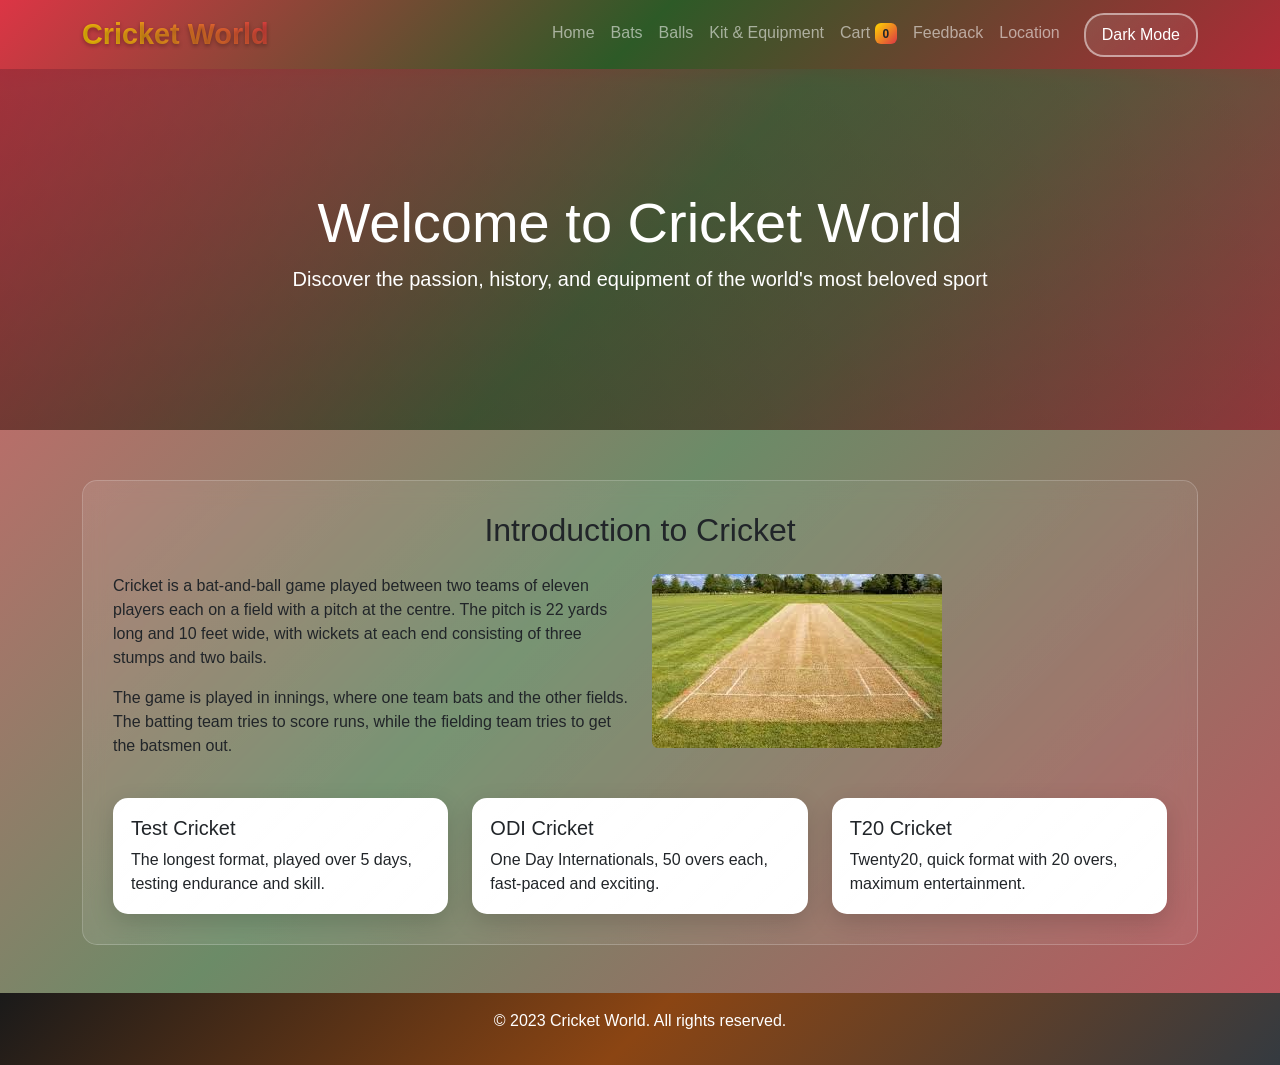
<file: index.html>
<!DOCTYPE html>
<html lang="en">
<head>
    <meta charset="UTF-8">
    <meta name="viewport" content="width=device-width, initial-scale=1.0">
    <title>Cricket World - Home</title>
    <link href="https://cdn.jsdelivr.net/npm/bootstrap@5.3.0/dist/css/bootstrap.min.css" rel="stylesheet">
    <link rel="stylesheet" href="styles.css">
</head>
<body class="home-page">
    <nav class="navbar navbar-expand-lg navbar-dark bg-gradient">
        <div class="container">
            <a class="navbar-brand" href="index.html">Cricket World</a>
            <button class="navbar-toggler" type="button" data-bs-toggle="collapse" data-bs-target="#navbarNav">
                <span class="navbar-toggler-icon"></span>
            </button>
            <div class="collapse navbar-collapse" id="navbarNav">
                <ul class="navbar-nav ms-auto">
                    <li class="nav-item"><a class="nav-link" href="index.html">Home</a></li>
                    <li class="nav-item"><a class="nav-link" href="bats.html">Bats</a></li>
                    <li class="nav-item"><a class="nav-link" href="balls.html">Balls</a></li>
                    <li class="nav-item"><a class="nav-link" href="kit.html">Kit & Equipment</a></li>
                    <li class="nav-item"><a class="nav-link" href="cart.html">Cart <span id="cart-count" class="badge bg-light text-dark">0</span></a></li>
                    <li class="nav-item"><a class="nav-link" href="feedback.html">Feedback</a></li>
                    <li class="nav-item"><a class="nav-link" href="location.html">Location</a></li>
                    <li class="nav-item"><button id="theme-toggle" class="btn btn-outline-light ms-3">Toggle Theme</button></li>
                </ul>
            </div>
        </div>
    </nav>

    <header class="hero-section">
        <div class="container text-center text-white">
            <h1 class="display-4">Welcome to Cricket World</h1>
            <p class="lead">Discover the passion, history, and equipment of the world's most beloved sport</p>
        </div>
    </header>

    <main class="container my-5">
        <section class="intro-section">
            <h2 class="text-center mb-4">Introduction to Cricket</h2>
            <div class="row">
                <div class="col-md-6">
                    <p>Cricket is a bat-and-ball game played between two teams of eleven players each on a field with a pitch at the centre. The pitch is 22 yards long and 10 feet wide, with wickets at each end consisting of three stumps and two bails.</p>
                    <p>The game is played in innings, where one team bats and the other fields. The batting team tries to score runs, while the fielding team tries to get the batsmen out.</p>
                </div>
                <div class="col-md-6">
                    <img src="Cricket pitch.jpg" alt="Cricket Pitch" class="img-fluid rounded">
                </div>
            </div>
            <div class="row mt-4">
                <div class="col-md-4">
                    <div class="card h-100">
                        <div class="card-body">
                            <h5 class="card-title">Test Cricket</h5>
                            <p class="card-text">The longest format, played over 5 days, testing endurance and skill.</p>
                        </div>
                    </div>
                </div>
                <div class="col-md-4">
                    <div class="card h-100">
                        <div class="card-body">
                            <h5 class="card-title">ODI Cricket</h5>
                            <p class="card-text">One Day Internationals, 50 overs each, fast-paced and exciting.</p>
                        </div>
                    </div>
                </div>
                <div class="col-md-4">
                    <div class="card h-100">
                        <div class="card-body">
                            <h5 class="card-title">T20 Cricket</h5>
                            <p class="card-text">Twenty20, quick format with 20 overs, maximum entertainment.</p>
                        </div>
                    </div>
                </div>
            </div>
        </section>
    </main>

    <footer class="bg-dark text-white text-center py-3">
        <p>&copy; 2023 Cricket World. All rights reserved.</p>
    </footer>

    <script src="https://cdn.jsdelivr.net/npm/bootstrap@5.3.0/dist/js/bootstrap.bundle.min.js"></script>
    <script src="script.js"></script>
</body>
</html>
</file>
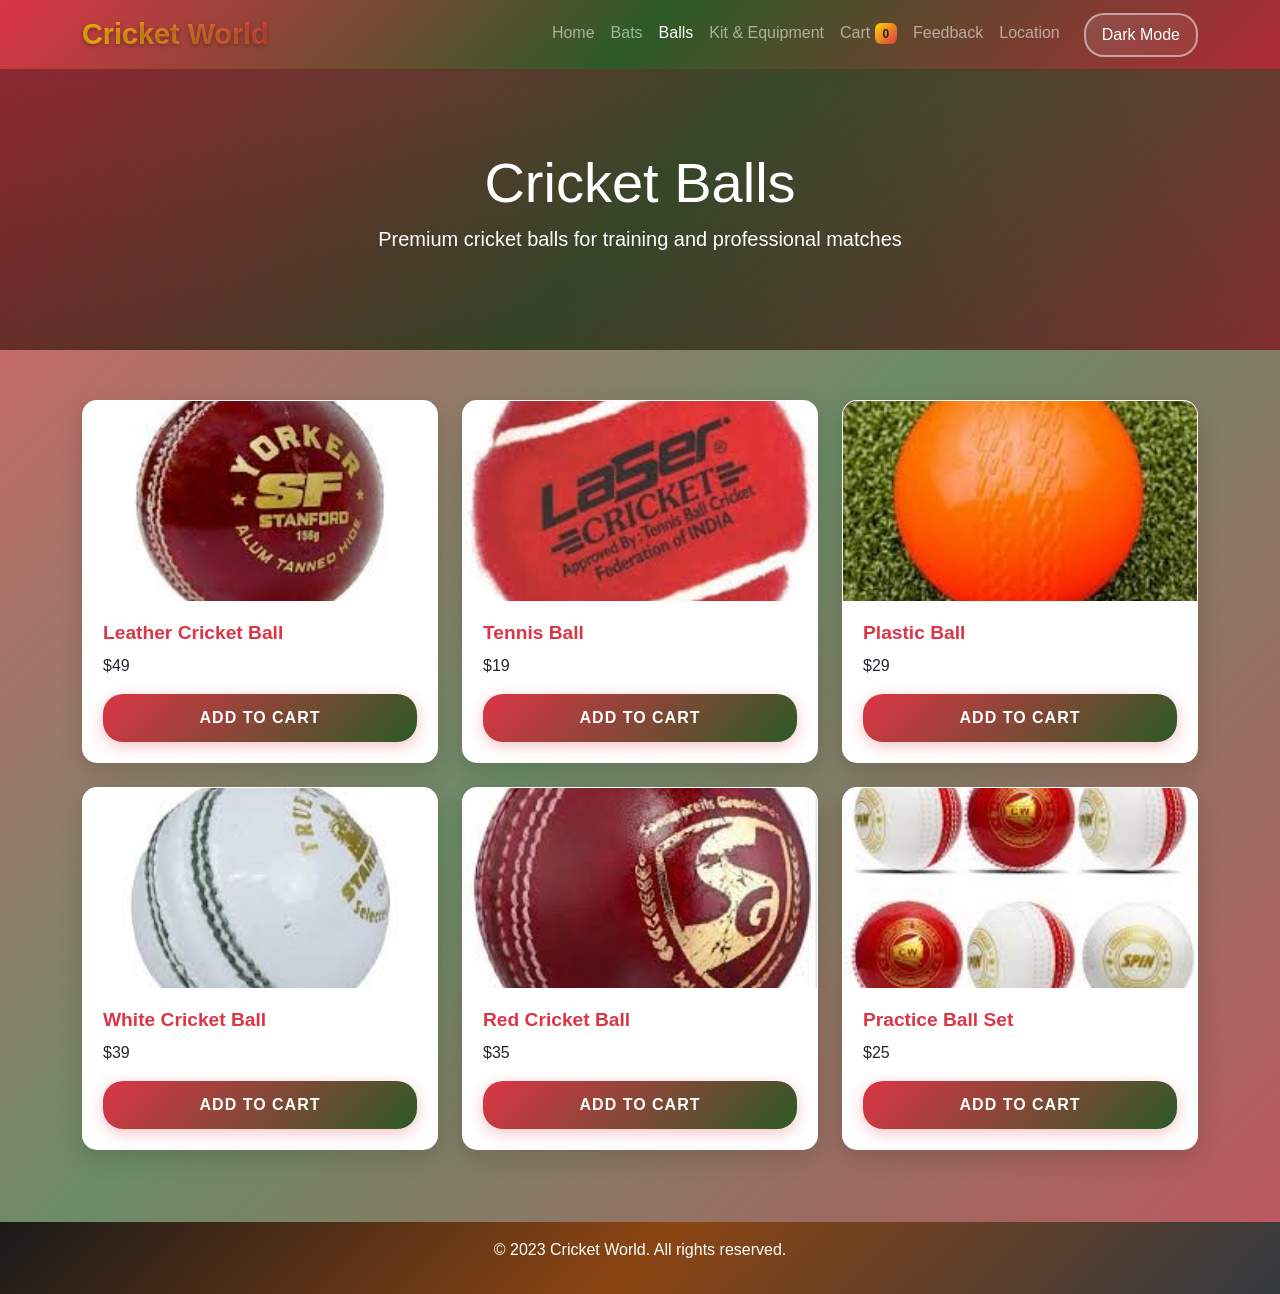
<file: balls.html>
<!DOCTYPE html>
<html lang="en">
<head>
    <meta charset="UTF-8">
    <meta name="viewport" content="width=device-width, initial-scale=1.0">
    <title>Cricket Balls - Cricket World</title>
    <link href="https://cdn.jsdelivr.net/npm/bootstrap@5.3.0/dist/css/bootstrap.min.css" rel="stylesheet">
    <link rel="stylesheet" href="styles.css">
</head>
<body class="balls-page">
    <nav class="navbar navbar-expand-lg navbar-dark bg-gradient">
        <div class="container">
            <a class="navbar-brand" href="index.html">Cricket World</a>
            <button class="navbar-toggler" type="button" data-bs-toggle="collapse" data-bs-target="#navbarNav">
                <span class="navbar-toggler-icon"></span>
            </button>
            <div class="collapse navbar-collapse" id="navbarNav">
                <ul class="navbar-nav ms-auto">
                    <li class="nav-item"><a class="nav-link" href="index.html">Home</a></li>
                    <li class="nav-item"><a class="nav-link" href="bats.html">Bats</a></li>
                    <li class="nav-item"><a class="nav-link active" href="balls.html">Balls</a></li>
                    <li class="nav-item"><a class="nav-link" href="kit.html">Kit & Equipment</a></li>
                    <li class="nav-item"><a class="nav-link" href="cart.html">Cart <span id="cart-count" class="badge bg-light text-dark">0</span></a></li>
                    <li class="nav-item"><a class="nav-link" href="feedback.html">Feedback</a></li>
                    <li class="nav-item"><a class="nav-link" href="location.html">Location</a></li>
                    <li class="nav-item"><button id="theme-toggle" class="btn btn-outline-light ms-3">Toggle Theme</button></li>
                </ul>
            </div>
        </div>
    </nav>

    <header class="page-banner">
        <div class="container text-center text-white">
            <h1 class="display-4">Cricket Balls</h1>
            <p class="lead">Premium cricket balls for training and professional matches</p>
        </div>
    </header>

    <main class="container my-5">
        <div class="row">
            <div class="col-md-4 mb-4">
                <div class="card product-card h-100">
                    <img src="Leather cricket ball.jpg" class="card-img-top" alt="Leather Cricket Ball">
                    <div class="card-body d-flex flex-column">
                        <h5 class="card-title">Leather Cricket Ball</h5>
                        <p class="card-text">$49</p>
                        <button class="btn btn-primary mt-auto" onclick="addToCart({name: 'Leather Cricket Ball', price: 49, image: 'images/ball1.jpg'})">Add to Cart</button>
                    </div>
                </div>
            </div>
            <div class="col-md-4 mb-4">
                <div class="card product-card h-100">
                    <img src="Tennis ball.jpg" class="card-img-top" alt="Tennis Ball">
                    <div class="card-body d-flex flex-column">
                        <h5 class="card-title">Tennis Ball</h5>
                        <p class="card-text">$19</p>
                        <button class="btn btn-primary mt-auto" onclick="addToCart({name: 'Tennis Ball', price: 19, image: 'images/ball2.jpg'})">Add to Cart</button>
                    </div>
                </div>
            </div>
            <div class="col-md-4 mb-4">
                <div class="card product-card h-100">
                    <img src="Plastic ball.jpg" class="card-img-top" alt="Plastic Ball">
                    <div class="card-body d-flex flex-column">
                        <h5 class="card-title">Plastic Ball</h5>
                        <p class="card-text">$29</p>
                        <button class="btn btn-primary mt-auto" onclick="addToCart({name: 'Plastic Ball', price: 29, image: 'images/ball3.jpg'})">Add to Cart</button>
                    </div>
                </div>
            </div>
            <div class="col-md-4 mb-4">
                <div class="card product-card h-100">
                    <img src="White cricket ball.jpg" class="card-img-top" alt="White Cricket Ball">
                    <div class="card-body d-flex flex-column">
                        <h5 class="card-title">White Cricket Ball</h5>
                        <p class="card-text">$39</p>
                        <button class="btn btn-primary mt-auto" onclick="addToCart({name: 'White Cricket Ball', price: 39, image: 'images/ball4.jpg'})">Add to Cart</button>
                    </div>
                </div>
            </div>
            <div class="col-md-4 mb-4">
                <div class="card product-card h-100">
                    <img src="Red cricket ball.jpg" class="card-img-top" alt="Red Cricket Ball">
                    <div class="card-body d-flex flex-column">
                        <h5 class="card-title">Red Cricket Ball</h5>
                        <p class="card-text">$35</p>
                        <button class="btn btn-primary mt-auto" onclick="addToCart({name: 'Red Cricket Ball', price: 35, image: 'images/ball5.jpg'})">Add to Cart</button>
                    </div>
                </div>
            </div>
            <div class="col-md-4 mb-4">
                <div class="card product-card h-100">
                    <img src="Practice ball.jpg" class="card-img-top" alt="Practice Ball Set">
                    <div class="card-body d-flex flex-column">
                        <h5 class="card-title">Practice Ball Set</h5>
                        <p class="card-text">$25</p>
                        <button class="btn btn-primary mt-auto" onclick="addToCart({name: 'Practice Ball Set', price: 25, image: 'images/ball6.jpg'})">Add to Cart</button>
                    </div>
                </div>
            </div>
        </div>
    </main>

    <footer class="bg-dark text-white text-center py-3">
        <p>&copy; 2023 Cricket World. All rights reserved.</p>
    </footer>

    <script src="https://cdn.jsdelivr.net/npm/bootstrap@5.3.0/dist/js/bootstrap.bundle.min.js"></script>
    <script src="script.js"></script>
</body>
</html>
</file>
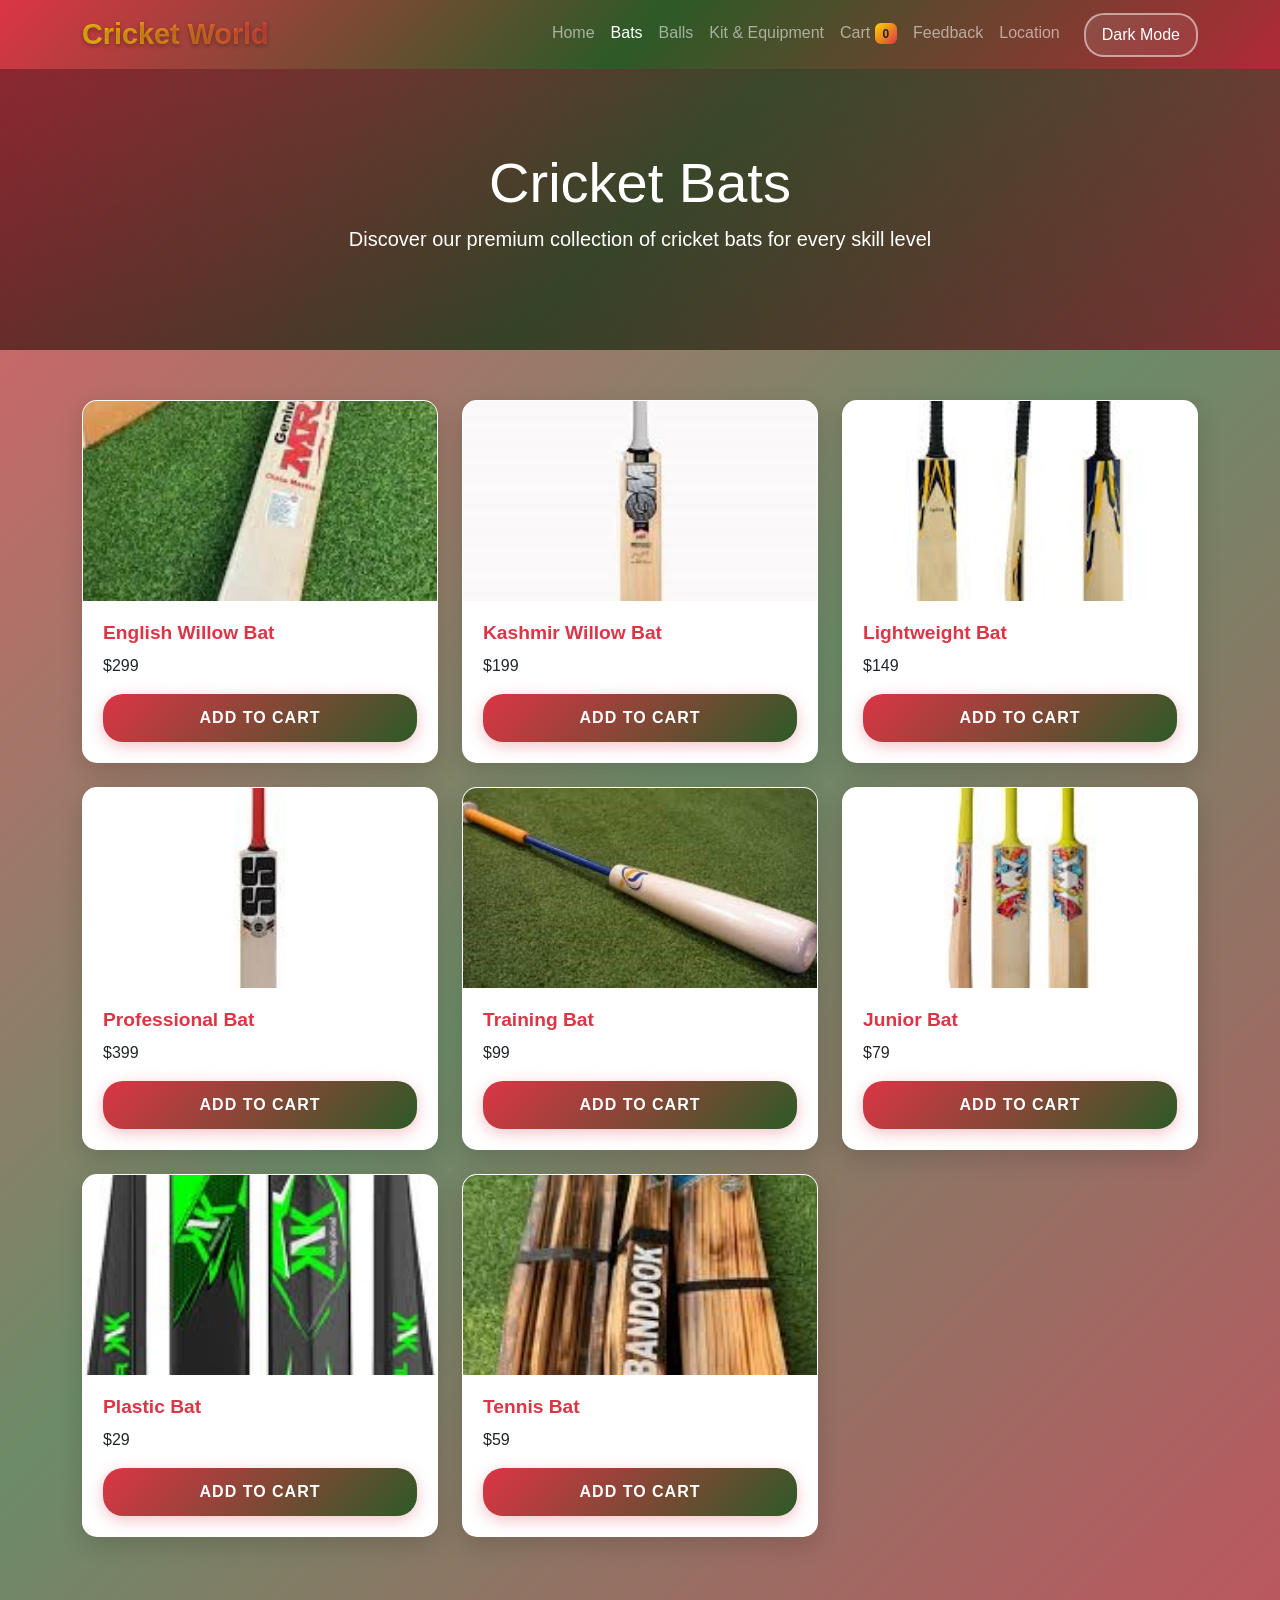
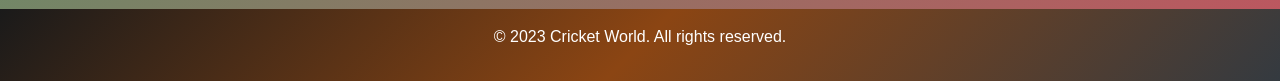
<file: bats.html>
<!DOCTYPE html>
<html lang="en">
<head>
    <meta charset="UTF-8">
    <meta name="viewport" content="width=device-width, initial-scale=1.0">
    <title>Cricket Bats - Cricket World</title>
    <link href="https://cdn.jsdelivr.net/npm/bootstrap@5.3.0/dist/css/bootstrap.min.css" rel="stylesheet">
    <link rel="stylesheet" href="styles.css">
</head>
<body class="bats-page">
    <nav class="navbar navbar-expand-lg navbar-dark bg-gradient">
        <div class="container">
            <a class="navbar-brand" href="index.html">Cricket World</a>
            <button class="navbar-toggler" type="button" data-bs-toggle="collapse" data-bs-target="#navbarNav">
                <span class="navbar-toggler-icon"></span>
            </button>
            <div class="collapse navbar-collapse" id="navbarNav">
                <ul class="navbar-nav ms-auto">
                    <li class="nav-item"><a class="nav-link" href="index.html">Home</a></li>
                    <li class="nav-item"><a class="nav-link active" href="bats.html">Bats</a></li>
                    <li class="nav-item"><a class="nav-link" href="balls.html">Balls</a></li>
                    <li class="nav-item"><a class="nav-link" href="kit.html">Kit & Equipment</a></li>
                    <li class="nav-item"><a class="nav-link" href="cart.html">Cart <span id="cart-count" class="badge bg-light text-dark">0</span></a></li>
                    <li class="nav-item"><a class="nav-link" href="feedback.html">Feedback</a></li>
                    <li class="nav-item"><a class="nav-link" href="location.html">Location</a></li>
                    <li class="nav-item"><button id="theme-toggle" class="btn btn-outline-light ms-3">Toggle Theme</button></li>
                </ul>
            </div>
        </div>
    </nav>

    <header class="page-banner">
        <div class="container text-center text-white">
            <h1 class="display-4">Cricket Bats</h1>
            <p class="lead">Discover our premium collection of cricket bats for every skill level</p>
        </div>
    </header>

    <main class="container my-5">
        <div class="row">
            <div class="col-md-4 mb-4">
                <div class="card product-card h-100">
                    <img src="English willow.jpg" class="card-img-top" alt="English Willow Bat">
                    <div class="card-body d-flex flex-column">
                        <h5 class="card-title">English Willow Bat</h5>
                        <p class="card-text">$299</p>
                        <button class="btn btn-primary mt-auto" onclick="addToCart({name: 'English Willow Bat', price: 299, image: 'images/bat1.jpg'})">Add to Cart</button>
                    </div>
                </div>
            </div>
            <div class="col-md-4 mb-4">
                <div class="card product-card h-100">
                    <img src="Kashmir wilow.jpg" class="card-img-top" alt="Kashmir Willow Bat">
                    <div class="card-body d-flex flex-column">
                        <h5 class="card-title">Kashmir Willow Bat</h5>
                        <p class="card-text">$199</p>
                        <button class="btn btn-primary mt-auto" onclick="addToCart({name: 'Kashmir Willow Bat', price: 199, image: 'images/bat2.jpg'})">Add to Cart</button>
                    </div>
                </div>
            </div>
            <div class="col-md-4 mb-4">
                <div class="card product-card h-100">
                    <img src="Lightweight bat.jpg" class="card-img-top" alt="Lightweight Bat">
                    <div class="card-body d-flex flex-column">
                        <h5 class="card-title">Lightweight Bat</h5>
                        <p class="card-text">$149</p>
                        <button class="btn btn-primary mt-auto" onclick="addToCart({name: 'Lightweight Bat', price: 149, image: 'images/bat3.jpg'})">Add to Cart</button>
                    </div>
                </div>
            </div>
            <div class="col-md-4 mb-4">
                <div class="card product-card h-100">
                    <img src="Professional bat.jpg" class="card-img-top" alt="Professional Bat">
                    <div class="card-body d-flex flex-column">
                        <h5 class="card-title">Professional Bat</h5>
                        <p class="card-text">$399</p>
                        <button class="btn btn-primary mt-auto" onclick="addToCart({name: 'Professional Bat', price: 399, image: 'images/bat4.jpg'})">Add to Cart</button>
                    </div>
                </div>
            </div>
            <div class="col-md-4 mb-4">
                <div class="card product-card h-100">
                    <img src="Training bat.jpg" class="card-img-top" alt="Training Bat">
                    <div class="card-body d-flex flex-column">
                        <h5 class="card-title">Training Bat</h5>
                        <p class="card-text">$99</p>
                        <button class="btn btn-primary mt-auto" onclick="addToCart({name: 'Training Bat', price: 99, image: 'images/bat5.jpg'})">Add to Cart</button>
                    </div>
                </div>
            </div>
            <div class="col-md-4 mb-4">
                <div class="card product-card h-100">
                    <img src="Junior bat.jpg" class="card-img-top" alt="Junior Bat">
                    <div class="card-body d-flex flex-column">
                        <h5 class="card-title">Junior Bat</h5>
                        <p class="card-text">$79</p>
                        <button class="btn btn-primary mt-auto" onclick="addToCart({name: 'Junior Bat', price: 79, image: 'images/bat6.jpg'})">Add to Cart</button>
                    </div>
                </div>
            </div>
            <div class="col-md-4 mb-4">
                <div class="card product-card h-100">
                    <img src="Plastic bat.jpg" class="card-img-top" alt="Plastic Bat">
                    <div class="card-body d-flex flex-column">
                        <h5 class="card-title">Plastic Bat</h5>
                        <p class="card-text">$29</p>
                        <button class="btn btn-primary mt-auto" onclick="addToCart({name: 'Plastic Bat', price: 29, image: 'images/bat7.jpg'})">Add to Cart</button>
                    </div>
                </div>
            </div>
            <div class="col-md-4 mb-4">
                <div class="card product-card h-100">
                    <img src="Tennis bat.jpg" class="card-img-top" alt="Tennis Bat">
                    <div class="card-body d-flex flex-column">
                        <h5 class="card-title">Tennis Bat</h5>
                        <p class="card-text">$59</p>
                        <button class="btn btn-primary mt-auto" onclick="addToCart({name: 'Tennis Bat', price: 59, image: 'images/bat8.jpg'})">Add to Cart</button>
                    </div>
                </div>
            </div>
        </div>
    </main>

    <footer class="bg-dark text-white text-center py-3">
        <p>&copy; 2023 Cricket World. All rights reserved.</p>
    </footer>

    <script src="https://cdn.jsdelivr.net/npm/bootstrap@5.3.0/dist/js/bootstrap.bundle.min.js"></script>
    <script src="script.js"></script>
</body>
</html>
</file>
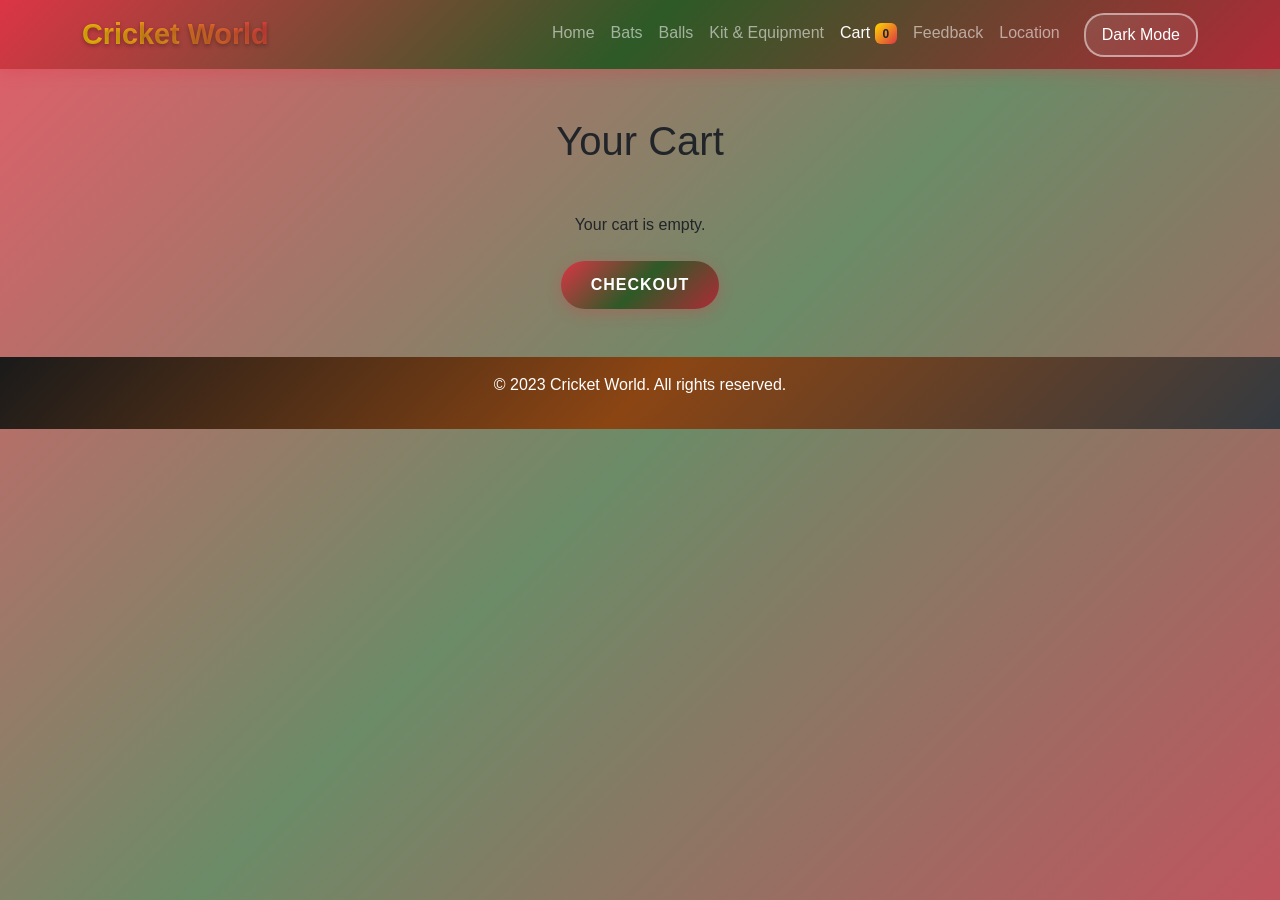
<file: cart.html>
<!DOCTYPE html>
<html lang="en">
<head>
    <meta charset="UTF-8">
    <meta name="viewport" content="width=device-width, initial-scale=1.0">
    <title>Cart - Cricket World</title>
    <link href="https://cdn.jsdelivr.net/npm/bootstrap@5.3.0/dist/css/bootstrap.min.css" rel="stylesheet">
    <link rel="stylesheet" href="styles.css">
</head>
<body class="cart-page">
    <nav class="navbar navbar-expand-lg navbar-dark bg-gradient">
        <div class="container">
            <a class="navbar-brand" href="index.html">Cricket World</a>
            <button class="navbar-toggler" type="button" data-bs-toggle="collapse" data-bs-target="#navbarNav">
                <span class="navbar-toggler-icon"></span>
            </button>
            <div class="collapse navbar-collapse" id="navbarNav">
                <ul class="navbar-nav ms-auto">
                    <li class="nav-item"><a class="nav-link" href="index.html">Home</a></li>
                    <li class="nav-item"><a class="nav-link" href="bats.html">Bats</a></li>
                    <li class="nav-item"><a class="nav-link" href="balls.html">Balls</a></li>
                    <li class="nav-item"><a class="nav-link" href="kit.html">Kit & Equipment</a></li>
                    <li class="nav-item"><a class="nav-link active" href="cart.html">Cart <span id="cart-count" class="badge bg-light text-dark">0</span></a></li>

                    <li class="nav-item"><a class="nav-link" href="feedback.html">Feedback</a></li>
                    <li class="nav-item"><a class="nav-link" href="location.html">Location</a></li>
                    <li class="nav-item"><button id="theme-toggle" class="btn btn-outline-light ms-3">Toggle Theme</button></li>
                </ul>
            </div>
        </div>
    </nav>

    <main class="container my-5">
        <h1 class="text-center mb-5">Your Cart</h1>
        <div id="cart-items">
            <!-- Cart items will be displayed here -->
        </div>
        <div class="text-center mt-4">
            <button id="checkout-btn" class="btn btn-primary">Checkout</button>
        </div>
    </main>

    <footer class="bg-dark text-white text-center py-3">
        <p>&copy; 2023 Cricket World. All rights reserved.</p>
    </footer>

    <script src="https://cdn.jsdelivr.net/npm/bootstrap@5.3.0/dist/js/bootstrap.bundle.min.js"></script>
    <script src="script.js"></script>
</body>
</html>
</file>
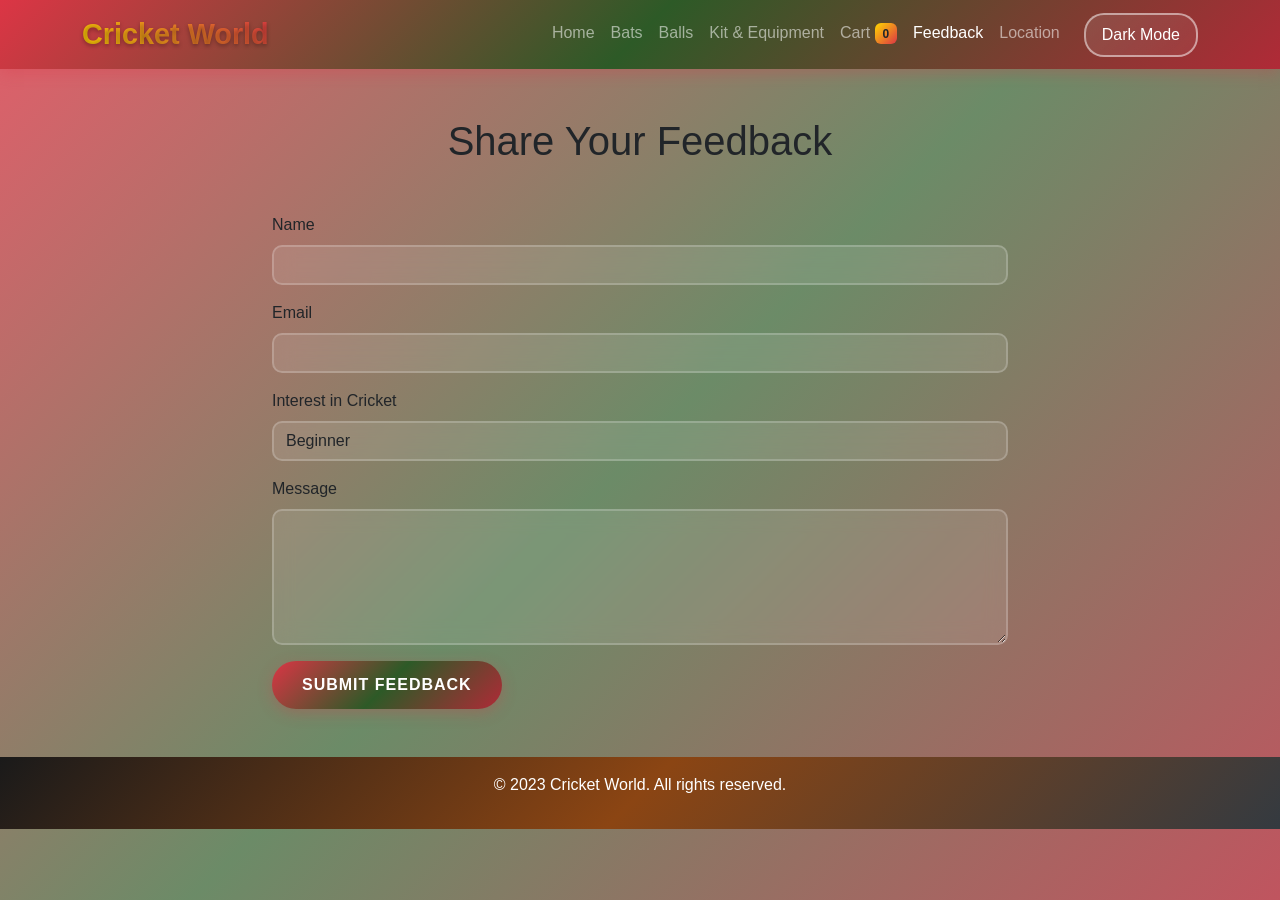
<file: feedback.html>
<!DOCTYPE html>
<html lang="en">
<head>
    <meta charset="UTF-8">
    <meta name="viewport" content="width=device-width, initial-scale=1.0">
    <title>Feedback - Cricket World</title>
    <link href="https://cdn.jsdelivr.net/npm/bootstrap@5.3.0/dist/css/bootstrap.min.css" rel="stylesheet">
    <link rel="stylesheet" href="styles.css">
</head>
<body class="feedback-page">
    <nav class="navbar navbar-expand-lg navbar-dark bg-gradient">
        <div class="container">
            <a class="navbar-brand" href="index.html">Cricket World</a>
            <button class="navbar-toggler" type="button" data-bs-toggle="collapse" data-bs-target="#navbarNav">
                <span class="navbar-toggler-icon"></span>
            </button>
            <div class="collapse navbar-collapse" id="navbarNav">
                <ul class="navbar-nav ms-auto">
                    <li class="nav-item"><a class="nav-link" href="index.html">Home</a></li>
                    <li class="nav-item"><a class="nav-link" href="bats.html">Bats</a></li>
                    <li class="nav-item"><a class="nav-link" href="balls.html">Balls</a></li>
                    <li class="nav-item"><a class="nav-link" href="kit.html">Kit & Equipment</a></li>
                    <li class="nav-item"><a class="nav-link" href="cart.html">Cart <span id="cart-count" class="badge bg-light text-dark">0</span></a></li>

                    <li class="nav-item"><a class="nav-link active" href="feedback.html">Feedback</a></li>
                    <li class="nav-item"><a class="nav-link" href="location.html">Location</a></li>
                    <li class="nav-item"><button id="theme-toggle" class="btn btn-outline-light ms-3">Toggle Theme</button></li>
                </ul>
            </div>
        </div>
    </nav>

    <main class="container my-5">
        <h1 class="text-center mb-5">Share Your Feedback</h1>
        <div class="row justify-content-center">
            <div class="col-md-8">
                <form id="feedback-form">
                    <div class="mb-3">
                        <label for="name" class="form-label">Name</label>
                        <input type="text" class="form-control" id="name" required>
                    </div>
                    <div class="mb-3">
                        <label for="email" class="form-label">Email</label>
                        <input type="email" class="form-control" id="email" required>
                    </div>
                    <div class="mb-3">
                        <label for="interest" class="form-label">Interest in Cricket</label>
                        <select class="form-select" id="interest">
                            <option value="beginner">Beginner</option>
                            <option value="intermediate">Intermediate</option>
                            <option value="advanced">Advanced</option>
                            <option value="professional">Professional</option>
                        </select>
                    </div>
                    <div class="mb-3">
                        <label for="message" class="form-label">Message</label>
                        <textarea class="form-control" id="message" rows="5" required></textarea>
                    </div>
                    <button type="submit" class="btn btn-primary">Submit Feedback</button>
                </form>
            </div>
        </div>
    </main>

    <footer class="bg-dark text-white text-center py-3">
        <p>&copy; 2023 Cricket World. All rights reserved.</p>
    </footer>

    <script src="https://cdn.jsdelivr.net/npm/bootstrap@5.3.0/dist/js/bootstrap.bundle.min.js"></script>
    <script src="script.js"></script>
</body>
</html>
</file>
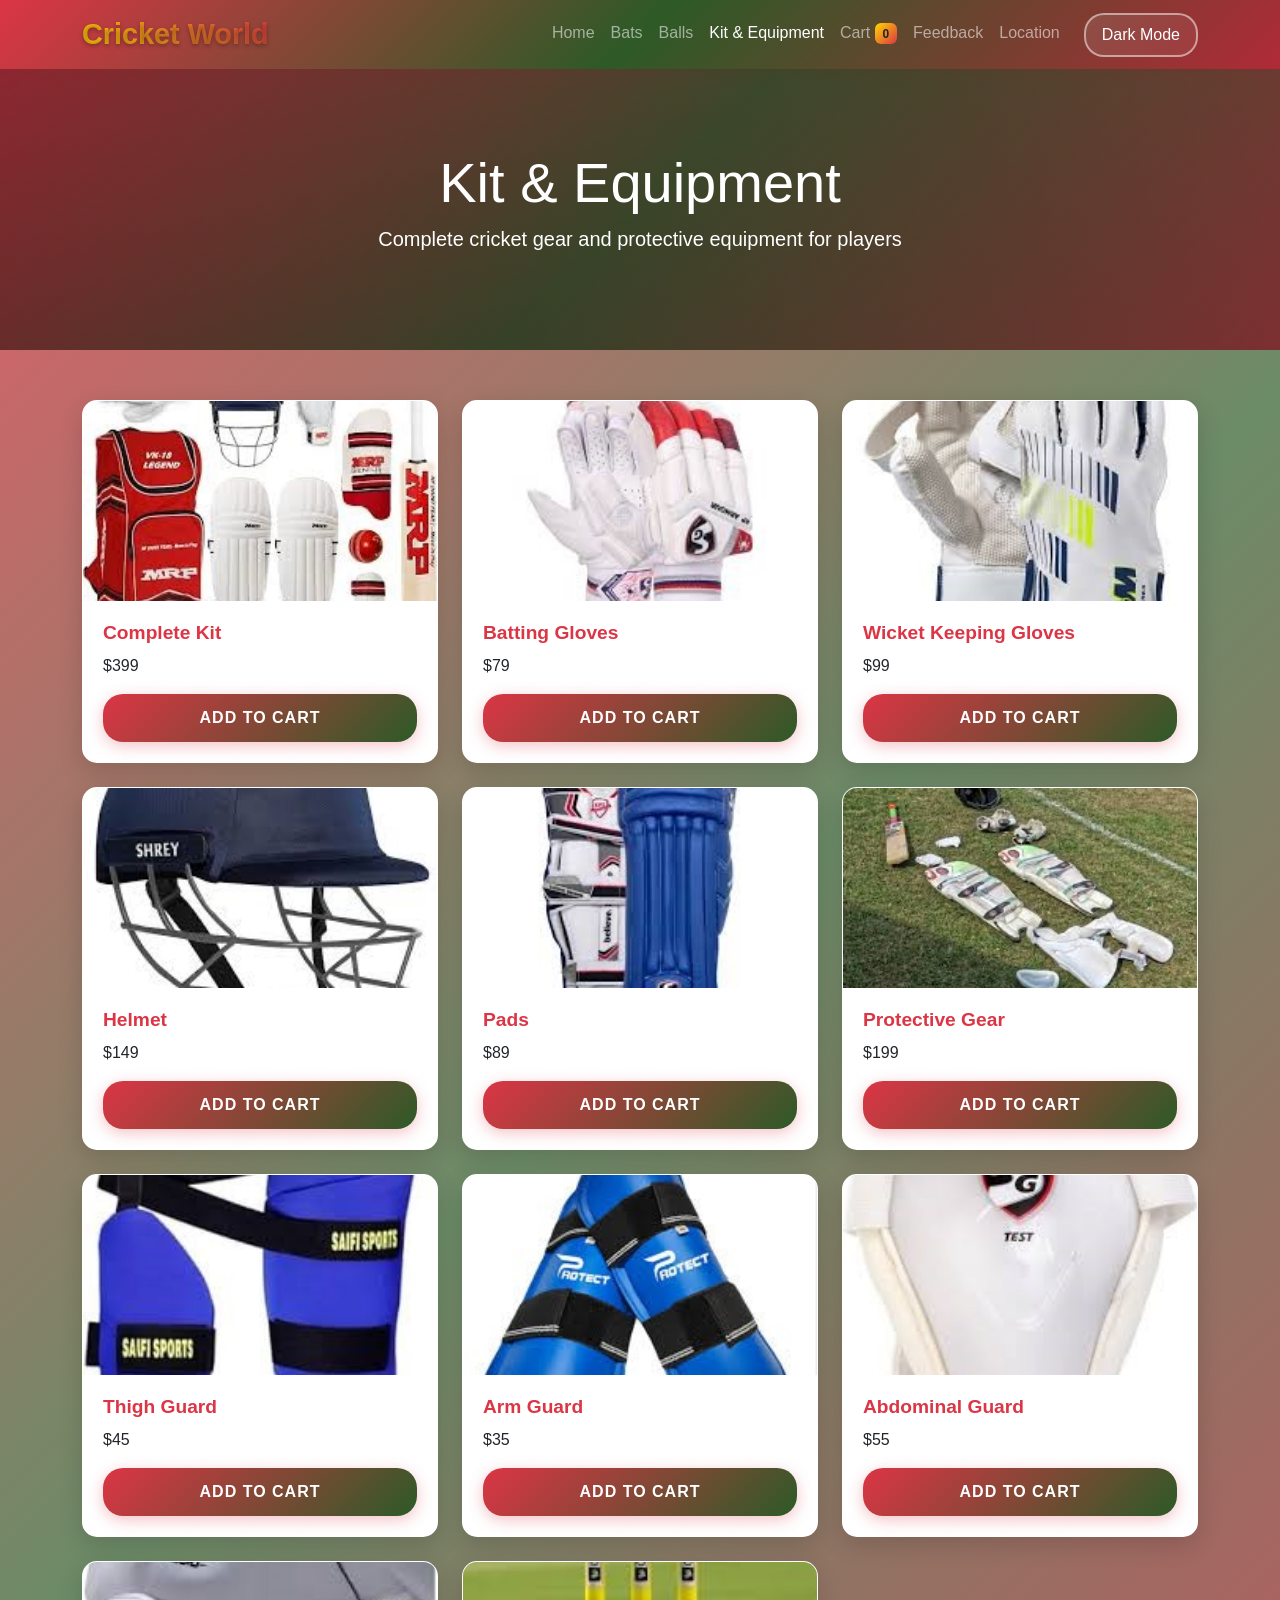
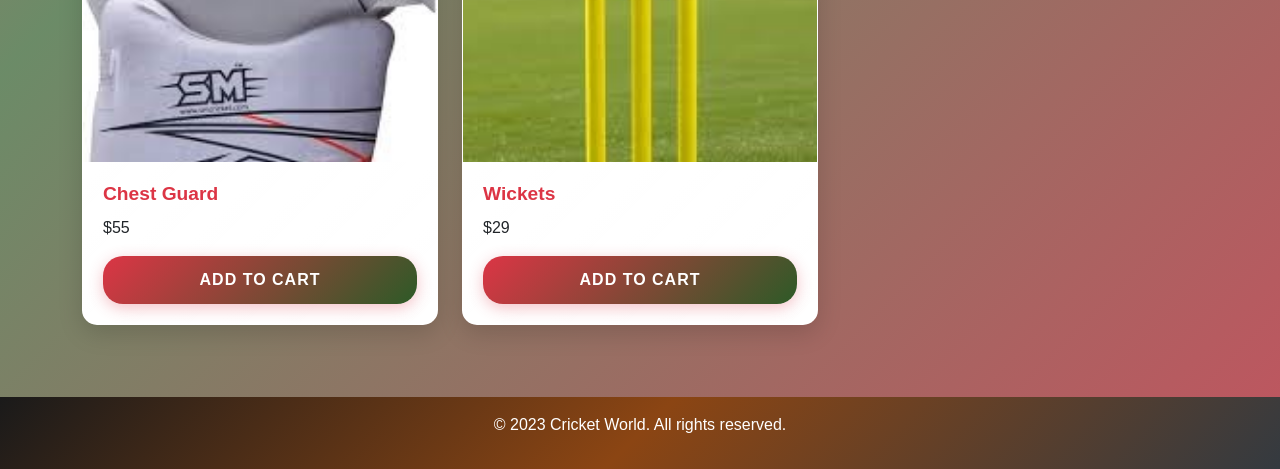
<file: kit.html>
<!DOCTYPE html>
<html lang="en">
<head>
    <meta charset="UTF-8">
    <meta name="viewport" content="width=device-width, initial-scale=1.0">
    <title>Kit & Equipment - Cricket World</title>
    <link href="https://cdn.jsdelivr.net/npm/bootstrap@5.3.0/dist/css/bootstrap.min.css" rel="stylesheet">
    <link rel="stylesheet" href="styles.css">
</head>
<body class="kit-page">
    <nav class="navbar navbar-expand-lg navbar-dark bg-gradient">
        <div class="container">
            <a class="navbar-brand" href="index.html">Cricket World</a>
            <button class="navbar-toggler" type="button" data-bs-toggle="collapse" data-bs-target="#navbarNav">
                <span class="navbar-toggler-icon"></span>
            </button>
            <div class="collapse navbar-collapse" id="navbarNav">
                <ul class="navbar-nav ms-auto">
                    <li class="nav-item"><a class="nav-link" href="index.html">Home</a></li>
                    <li class="nav-item"><a class="nav-link" href="bats.html">Bats</a></li>
                    <li class="nav-item"><a class="nav-link" href="balls.html">Balls</a></li>
                    <li class="nav-item"><a class="nav-link active" href="kit.html">Kit & Equipment</a></li>
                    <li class="nav-item"><a class="nav-link" href="cart.html">Cart <span id="cart-count" class="badge bg-light text-dark">0</span></a></li>
                    <li class="nav-item"><a class="nav-link" href="feedback.html">Feedback</a></li>
                    <li class="nav-item"><a class="nav-link" href="location.html">Location</a></li>
                    <li class="nav-item"><button id="theme-toggle" class="btn btn-outline-light ms-3">Toggle Theme</button></li>
                </ul>
            </div>
        </div>
    </nav>

    <header class="page-banner">
        <div class="container text-center text-white">
            <h1 class="display-4">Kit & Equipment</h1>
            <p class="lead">Complete cricket gear and protective equipment for players</p>
        </div>
    </header>

    <main class="container my-5">
        <div class="row">
            <div class="col-md-4 mb-4">
                <div class="card product-card h-100">
                    <img src="Complete Kit.jpg" class="card-img-top" alt="Complete Kit">
                    <div class="card-body d-flex flex-column">
                        <h5 class="card-title">Complete Kit</h5>
                        <p class="card-text">$399</p>
                        <button class="btn btn-primary mt-auto" onclick="addToCart({name: 'Complete Kit', price: 399, image: 'images/kit1.jpg'})">Add to Cart</button>
                    </div>
                </div>
            </div>
            <div class="col-md-4 mb-4">
                <div class="card product-card h-100">
                    <img src="Batting gloves.jpg" class="card-img-top" alt="Batting Gloves">
                    <div class="card-body d-flex flex-column">
                        <h5 class="card-title">Batting Gloves</h5>
                        <p class="card-text">$79</p>
                        <button class="btn btn-primary mt-auto" onclick="addToCart({name: 'Batting Gloves', price: 79, image: 'images/kit2.jpg'})">Add to Cart</button>
                    </div>
                </div>
            </div>
            <div class="col-md-4 mb-4">
                <div class="card product-card h-100">
                    <img src="Wicket-keeping gloves.jpg" class="card-img-top" alt="Wicket Keeping Gloves">
                    <div class="card-body d-flex flex-column">
                        <h5 class="card-title">Wicket Keeping Gloves</h5>
                        <p class="card-text">$99</p>
                        <button class="btn btn-primary mt-auto" onclick="addToCart({name: 'Wicket Keeping Gloves', price: 99, image: 'images/kit3.jpg'})">Add to Cart</button>
                    </div>
                </div>
            </div>
            <div class="col-md-4 mb-4">
                <div class="card product-card h-100">
                    <img src="Helmet.jpg" class="card-img-top" alt="Helmet">
                    <div class="card-body d-flex flex-column">
                        <h5 class="card-title">Helmet</h5>
                        <p class="card-text">$149</p>
                        <button class="btn btn-primary mt-auto" onclick="addToCart({name: 'Helmet', price: 149, image: 'images/kit4.jpg'})">Add to Cart</button>
                    </div>
                </div>
            </div>
            <div class="col-md-4 mb-4">
                <div class="card product-card h-100">
                    <img src="Pads.jpg" class="card-img-top" alt="Pads">
                    <div class="card-body d-flex flex-column">
                        <h5 class="card-title">Pads</h5>
                        <p class="card-text">$89</p>
                        <button class="btn btn-primary mt-auto" onclick="addToCart({name: 'Pads', price: 89, image: 'images/kit5.jpg'})">Add to Cart</button>
                    </div>
                </div>
            </div>
            <div class="col-md-4 mb-4">
                <div class="card product-card h-100">
                    <img src="Protective gears.jpg" class="card-img-top" alt="Protective Gear">
                    <div class="card-body d-flex flex-column">
                        <h5 class="card-title">Protective Gear</h5>
                        <p class="card-text">$199</p>
                        <button class="btn btn-primary mt-auto" onclick="addToCart({name: 'Protective Gear', price: 199, image: 'images/kit6.jpg'})">Add to Cart</button>
                    </div>
                </div>
            </div>
            <div class="col-md-4 mb-4">
                <div class="card product-card h-100">
                    <img src="Thigh guard.jpg" class="card-img-top" alt="Thigh Guard">
                    <div class="card-body d-flex flex-column">
                        <h5 class="card-title">Thigh Guard</h5>
                        <p class="card-text">$45</p>
                        <button class="btn btn-primary mt-auto" onclick="addToCart({name: 'Thigh Guard', price: 45, image: 'images/kit7.jpg'})">Add to Cart</button>
                    </div>
                </div>
            </div>
            <div class="col-md-4 mb-4">
                <div class="card product-card h-100">
                    <img src="Arm guard.jpg" class="card-img-top" alt="Arm Guard">
                    <div class="card-body d-flex flex-column">
                        <h5 class="card-title">Arm Guard</h5>
                        <p class="card-text">$35</p>
                        <button class="btn btn-primary mt-auto" onclick="addToCart({name: 'Arm Guard', price: 35, image: 'images/kit8.jpg'})">Add to Cart</button>
                    </div>
                </div>
            </div>
            <div class="col-md-4 mb-4">
                <div class="card product-card h-100">
                    <img src="Abdominal guard.jpg" class="card-img-top" alt="Abdominal Guard">
                    <div class="card-body d-flex flex-column">
                        <h5 class="card-title">Abdominal Guard</h5>
                        <p class="card-text">$55</p>
                        <button class="btn btn-primary mt-auto" onclick="addToCart({name: 'Abdominal Guard', price: 55, image: 'images/kit9.jpg'})">Add to Cart</button>
                    </div>
                </div>
            </div>
            <div class="col-md-4 mb-4">
                <div class="card product-card h-100">
                    <img src="Chest guard.jpg" class="card-img-top" alt="Chest Guard">
                    <div class="card-body d-flex flex-column">
                        <h5 class="card-title">Chest Guard</h5>
                        <p class="card-text">$55</p>
                        <button class="btn btn-primary mt-auto" onclick="addToCart({name: 'Chest Guard', price: 55, image: 'images/kit9.jpg'})">Add to Cart</button>
                    </div>
                </div>
            </div>
            <div class="col-md-4 mb-4">
                <div class="card product-card h-100">
                    <img src="Wickets.jpg" class="card-img-top" alt="Wickets">
                    <div class="card-body d-flex flex-column">
                        <h5 class="card-title">Wickets</h5>
                        <p class="card-text">$29</p>
                        <button class="btn btn-primary mt-auto" onclick="addToCart({name: 'Wickets', price: 29, image: 'images/kit9.jpg'})">Add to Cart</button>
                    </div>
                </div>
            </div>
        </div>
    </main>

    <footer class="bg-dark text-white text-center py-3">
        <p>&copy; 2023 Cricket World. All rights reserved.</p>
    </footer>

    <script src="https://cdn.jsdelivr.net/npm/bootstrap@5.3.0/dist/js/bootstrap.bundle.min.js"></script>
    <script src="script.js"></script>
</body>
</html>
</file>
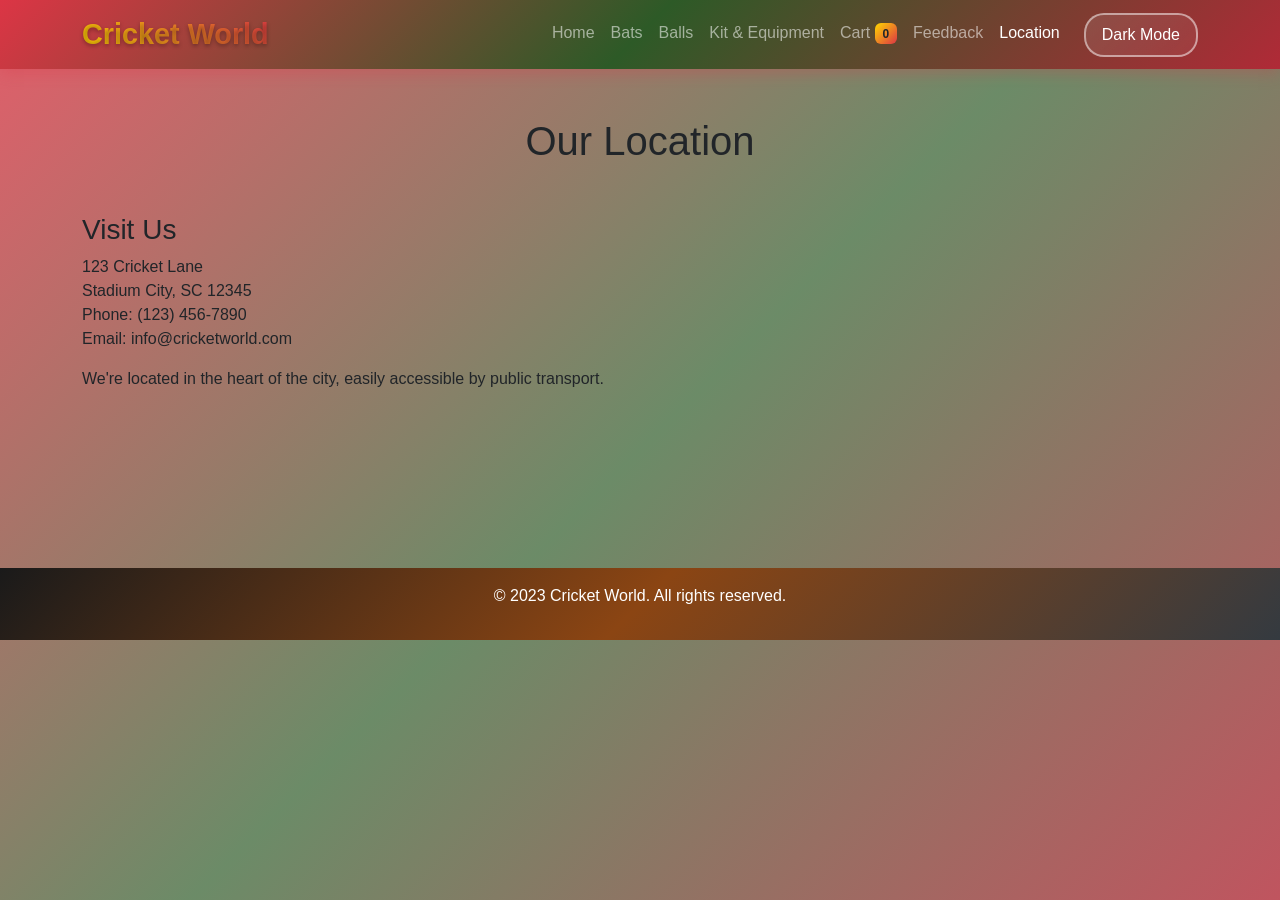
<file: location.html>
<!DOCTYPE html>
<html lang="en">
<head>
    <meta charset="UTF-8">
    <meta name="viewport" content="width=device-width, initial-scale=1.0">
    <title>Location - Cricket World</title>
    <link href="https://cdn.jsdelivr.net/npm/bootstrap@5.3.0/dist/css/bootstrap.min.css" rel="stylesheet">
    <link rel="stylesheet" href="styles.css">
</head>
<body class="location-page">
    <nav class="navbar navbar-expand-lg navbar-dark bg-gradient">
        <div class="container">
            <a class="navbar-brand" href="index.html">Cricket World</a>
            <button class="navbar-toggler" type="button" data-bs-toggle="collapse" data-bs-target="#navbarNav">
                <span class="navbar-toggler-icon"></span>
            </button>
            <div class="collapse navbar-collapse" id="navbarNav">
                <ul class="navbar-nav ms-auto">
                    <li class="nav-item"><a class="nav-link" href="index.html">Home</a></li>
                    <li class="nav-item"><a class="nav-link" href="bats.html">Bats</a></li>
                    <li class="nav-item"><a class="nav-link" href="balls.html">Balls</a></li>
                    <li class="nav-item"><a class="nav-link" href="kit.html">Kit & Equipment</a></li>
                    <li class="nav-item"><a class="nav-link" href="cart.html">Cart <span id="cart-count" class="badge bg-light text-dark">0</span></a></li>
                    <li class="nav-item"><a class="nav-link" href="feedback.html">Feedback</a></li>
                    <li class="nav-item"><a class="nav-link active" href="location.html">Location</a></li>
                    <li class="nav-item"><button id="theme-toggle" class="btn btn-outline-light ms-3">Toggle Theme</button></li>
                </ul>
            </div>
        </div>
    </nav>

    <main class="container my-5">
        <h1 class="text-center mb-5">Our Location</h1>
        <div class="row">
            <div class="col-md-6">
                <h3>Visit Us</h3>
                <p>123 Cricket Lane<br>Stadium City, SC 12345<br>Phone: (123) 456-7890<br>Email: info@cricketworld.com</p>
                <p>We're located in the heart of the city, easily accessible by public transport.</p>
            </div>
            <div class="col-md-6">
                <iframe src="https://www.google.com/maps/embed?pb=!1m18!1m12!1m3!1d3022.1!2d-73.9!3d40.7!2m3!1f0!2f0!3f0!3m2!1i1024!2i768!4f13.1!3m3!1m2!1s0x0%3A0x0!2zNDDCsDQyJzAwLjAiTiA3M8KwNTQnMDAuMCJX!5e0!3m2!1sen!2sus!4v1234567890" width="100%" height="300" style="border:0;" allowfullscreen="" loading="lazy"></iframe>
            </div>
        </div>
    </main>

    <footer class="bg-dark text-white text-center py-3">
        <p>&copy; 2023 Cricket World. All rights reserved.</p>
    </footer>

    <script src="https://cdn.jsdelivr.net/npm/bootstrap@5.3.0/dist/js/bootstrap.bundle.min.js"></script>
    <script src="script.js"></script>
</body>
</html>
</file>
<file: styles.css>
/* Cricket World Styles */

:root {
    --primary-red: #dc3545;
    --dark-red: #b02a37;
    --cricket-green: #2d5a27;
    --cricket-brown: #8b4513;
    --light-bg: #f8f9fa;
    --dark-bg: #1a1a1a;
    --text-light: #ffffff;
    --text-dark: #212529;
    --accent-gold: #ffd700;
}

[data-theme="dark"] {
    --bg-color: var(--dark-bg);
    --text-color: var(--text-light);
    --card-bg: #2d2d2d;
    --gradient-start: linear-gradient(135deg, rgba(220, 53, 69, 0.9) 0%, rgba(45, 90, 39, 0.8) 50%, rgba(176, 42, 55, 0.9) 100%);
    --hero-bg: url('https://images.unsplash.com/photo-1531415074968-036ba1b575da?ixlib=rb-4.0.3&auto=format&fit=crop&w=1920&q=80') center/cover no-repeat;
}

[data-theme="light"] {
    --bg-color: var(--light-bg);
    --text-color: var(--text-dark);
    --card-bg: #ffffff;
    --gradient-start: linear-gradient(135deg, rgba(220, 53, 69, 0.8) 0%, rgba(45, 90, 39, 0.7) 50%, rgba(176, 42, 55, 0.8) 100%);
    --hero-bg: url('https://images.unsplash.com/photo-1551698618-1dfe5d97d256?ixlib=rb-4.0.3&auto=format&fit=crop&w=1920&q=80') center/cover no-repeat;
}

body {
    background: var(--gradient-start), url('https://images.unsplash.com/photo-1508098682722-e99c43a406b2?ixlib=rb-4.0.3&auto=format&fit=crop&w=1920&q=80');
    background-attachment: fixed;
    color: var(--text-color);
    transition: all 0.5s ease;
    min-height: 100vh;
    font-family: 'Arial', sans-serif;
}

/* Page-specific background images */
body.home-page {
    background: var(--gradient-start);
}

body.bats-page {
    background: var(--gradient-start);
}

body.balls-page {
    background: var(--gradient-start);
}

body.kit-page {
    background: var(--gradient-start);
}

body.cart-page {
    background: var(--gradient-start);
}

body.feedback-page {
    background: var(--gradient-start);
}

body.location-page {
    background: var(--gradient-start);
}

.bg-gradient {
    background: linear-gradient(135deg, var(--primary-red) 0%, var(--cricket-green) 50%, var(--dark-red) 100%) !important;
    box-shadow: 0 4px 15px rgba(220, 53, 69, 0.3);
}

.hero-section {
    background: linear-gradient(135deg, rgba(220, 53, 69, 0.7) 0%, rgba(45, 90, 39, 0.6) 50%, rgba(176, 42, 55, 0.7) 100%);
    padding: 120px 0;
    margin-bottom: 50px;
    position: relative;
    overflow: hidden;
}

.hero-section::before {
    content: '';
    position: absolute;
    top: 0;
    left: 0;
    right: 0;
    bottom: 0;
    background: linear-gradient(45deg, rgba(0,0,0,0.3) 0%, rgba(0,0,0,0.1) 100%);
    z-index: 1;
}

.hero-section .container {
    position: relative;
    z-index: 2;
}

.page-banner {
    background: linear-gradient(135deg, rgba(220, 53, 69, 0.8) 0%, rgba(45, 90, 39, 0.7) 50%, rgba(176, 42, 55, 0.8) 100%);
    padding: 80px 0;
    margin-bottom: 50px;
    text-align: center;
    position: relative;
    overflow: hidden;
}

.page-banner::before {
    content: '';
    position: absolute;
    top: 0;
    left: 0;
    right: 0;
    bottom: 0;
    background: linear-gradient(45deg, rgba(0,0,0,0.4) 0%, rgba(0,0,0,0.2) 100%);
    z-index: 1;
}

.page-banner .container {
    position: relative;
    z-index: 2;
}

.card {
    background-color: var(--card-bg);
    border: 2px solid transparent;
    border-radius: 15px;
    box-shadow: 0 8px 25px rgba(0, 0, 0, 0.15);
    transition: all 0.4s ease;
    backdrop-filter: blur(10px);
    background-image: linear-gradient(135deg, rgba(255,255,255,0.1) 0%, rgba(255,255,255,0.05) 100%);
}

.card:hover {
    transform: translateY(-10px) scale(1.02);
    border-color: var(--primary-red);
    box-shadow: 0 15px 35px rgba(220, 53, 69, 0.3);
}

.btn-primary {
    background: linear-gradient(135deg, var(--primary-red) 0%, var(--cricket-green) 50%, var(--dark-red) 100%);
    border: none;
    border-radius: 25px;
    padding: 12px 30px;
    font-weight: bold;
    text-transform: uppercase;
    letter-spacing: 1px;
    transition: all 0.3s ease;
    box-shadow: 0 4px 15px rgba(220, 53, 69, 0.3);
}

.btn-primary:hover {
    background: linear-gradient(135deg, var(--dark-red) 0%, var(--cricket-brown) 50%, var(--primary-red) 100%);
    transform: translateY(-2px);
    box-shadow: 0 8px 25px rgba(220, 53, 69, 0.4);
}

.navbar-brand {
    font-weight: bold;
    font-size: 1.8rem;
    background: linear-gradient(45deg, var(--accent-gold), var(--primary-red));
    -webkit-background-clip: text;
    -webkit-text-fill-color: transparent;
    background-clip: text;
    text-shadow: 0 2px 4px rgba(0,0,0,0.3);
}

footer {
    background: linear-gradient(135deg, var(--dark-bg) 0%, var(--cricket-brown) 50%, #343a40 100%);
}

/* Responsive Design */
@media (max-width: 768px) {
    .hero-section {
        padding: 80px 0;
        background-attachment: scroll;
    }

    .display-4 {
        font-size: 2.5rem;
    }

    .navbar-nav {
        text-align: center;
        background: rgba(0,0,0,0.8);
        border-radius: 10px;
        margin-top: 10px;
        padding: 10px;
    }

    .card {
        margin-bottom: 20px;
    }

    body {
        background-attachment: scroll;
    }

    .page-banner {
        padding: 60px 0;
    }

    .page-banner .display-4 {
        font-size: 2.2rem;
    }
}

@media (max-width: 576px) {
    .hero-section {
        padding: 60px 0;
    }

    .display-4 {
        font-size: 2rem;
    }

    .lead {
        font-size: 1rem;
    }

    .btn-primary {
        padding: 10px 20px;
        font-size: 0.9rem;
    }
}

/* Product Cards */
.product-card {
    background-color: var(--card-bg);
    border-radius: 15px;
    overflow: hidden;
    box-shadow: 0 8px 25px rgba(0, 0, 0, 0.15);
    transition: all 0.4s ease;
    backdrop-filter: blur(10px);
    background-image: linear-gradient(135deg, rgba(255,255,255,0.1) 0%, rgba(255,255,255,0.05) 100%);
    border: 1px solid rgba(255,255,255,0.2);
}

.product-card:hover {
    transform: translateY(-10px) scale(1.02);
    border-color: var(--primary-red);
    box-shadow: 0 15px 35px rgba(220, 53, 69, 0.3);
}

.product-card img {
    height: 200px;
    object-fit: cover;
    transition: transform 0.3s ease;
}

.product-card:hover img {
    transform: scale(1.05);
}

.product-card .card-body {
    padding: 20px;
    background: linear-gradient(135deg, rgba(255,255,255,0.05) 0%, rgba(255,255,255,0.02) 100%);
}

.product-card .card-title {
    color: var(--primary-red);
    font-weight: bold;
    font-size: 1.2rem;
    margin-bottom: 10px;
}

.product-card .btn {
    background: linear-gradient(135deg, var(--primary-red) 0%, var(--cricket-green) 100%);
    border: none;
    border-radius: 20px;
    width: 100%;
    font-weight: bold;
    transition: all 0.3s ease;
}

.product-card .btn:hover {
    background: linear-gradient(135deg, var(--dark-red) 0%, var(--cricket-brown) 100%);
    transform: translateY(-2px);
}

/* Form Styles */
.form-control, .form-select {
    border-radius: 10px;
    border: 2px solid rgba(255,255,255,0.2);
    background: rgba(255,255,255,0.1);
    color: var(--text-color);
    backdrop-filter: blur(10px);
    transition: all 0.3s ease;
}

.form-control:focus, .form-select:focus {
    border-color: var(--primary-red);
    box-shadow: 0 0 0 0.2rem rgba(220, 53, 69, 0.25);
    background: rgba(255,255,255,0.15);
}

.form-control::placeholder {
    color: rgba(255,255,255,0.6);
}

/* Cart Styles */
#cart-items .card {
    margin-bottom: 15px;
    background: linear-gradient(135deg, rgba(255,255,255,0.1) 0%, rgba(255,255,255,0.05) 100%);
    border: 1px solid rgba(255,255,255,0.2);
}

#cart-items .btn-danger {
    background: linear-gradient(135deg, #dc3545 0%, #b02a37 100%);
    border: none;
    border-radius: 20px;
    transition: all 0.3s ease;
}

#cart-items .btn-danger:hover {
    background: linear-gradient(135deg, #b02a37 0%, #8b0000 100%);
    transform: translateY(-2px);
}

/* Theme Toggle */
#theme-toggle {
    border: 2px solid rgba(255, 255, 255, 0.5);
    color: white;
    border-radius: 20px;
    padding: 8px 16px;
    transition: all 0.3s ease;
    background: linear-gradient(135deg, rgba(255,255,255,0.1) 0%, rgba(255,255,255,0.05) 100%);
}

#theme-toggle:hover {
    background: rgba(255, 255, 255, 0.2);
    border-color: white;
    transform: translateY(-2px);
    box-shadow: 0 4px 15px rgba(255,255,255,0.3);
}

/* Navigation Links */
.nav-link {
    transition: all 0.3s ease;
    border-radius: 5px;
    padding: 8px 12px;
}

.nav-link:hover {
    background: rgba(255,255,255,0.1);
    transform: translateY(-1px);
}

/* Intro Section */
.intro-section {
    background: linear-gradient(135deg, rgba(255,255,255,0.1) 0%, rgba(255,255,255,0.05) 100%);
    border-radius: 15px;
    padding: 30px;
    margin: 30px 0;
    backdrop-filter: blur(10px);
    border: 1px solid rgba(255,255,255,0.2);
}

/* Badge */
.badge {
    background: linear-gradient(135deg, var(--accent-gold) 0%, var(--primary-red) 100%) !important;
    color: var(--text-dark) !important;
    font-weight: bold;
}

/* Animation */
@keyframes fadeInUp {
    from {
        opacity: 0;
        transform: translateY(30px);
    }
    to {
        opacity: 1;
        transform: translateY(0);
    }
}

.card, .hero-section, .intro-section {
    animation: fadeInUp 0.6s ease-out;
}

/* Scrollbar */
::-webkit-scrollbar {
    width: 8px;
}

::-webkit-scrollbar-track {
    background: var(--bg-color);
}

::-webkit-scrollbar-thumb {
    background: linear-gradient(135deg, var(--primary-red), var(--cricket-green));
    border-radius: 4px;
}

::-webkit-scrollbar-thumb:hover {
    background: linear-gradient(135deg, var(--dark-red), var(--cricket-brown));
}
</file>
